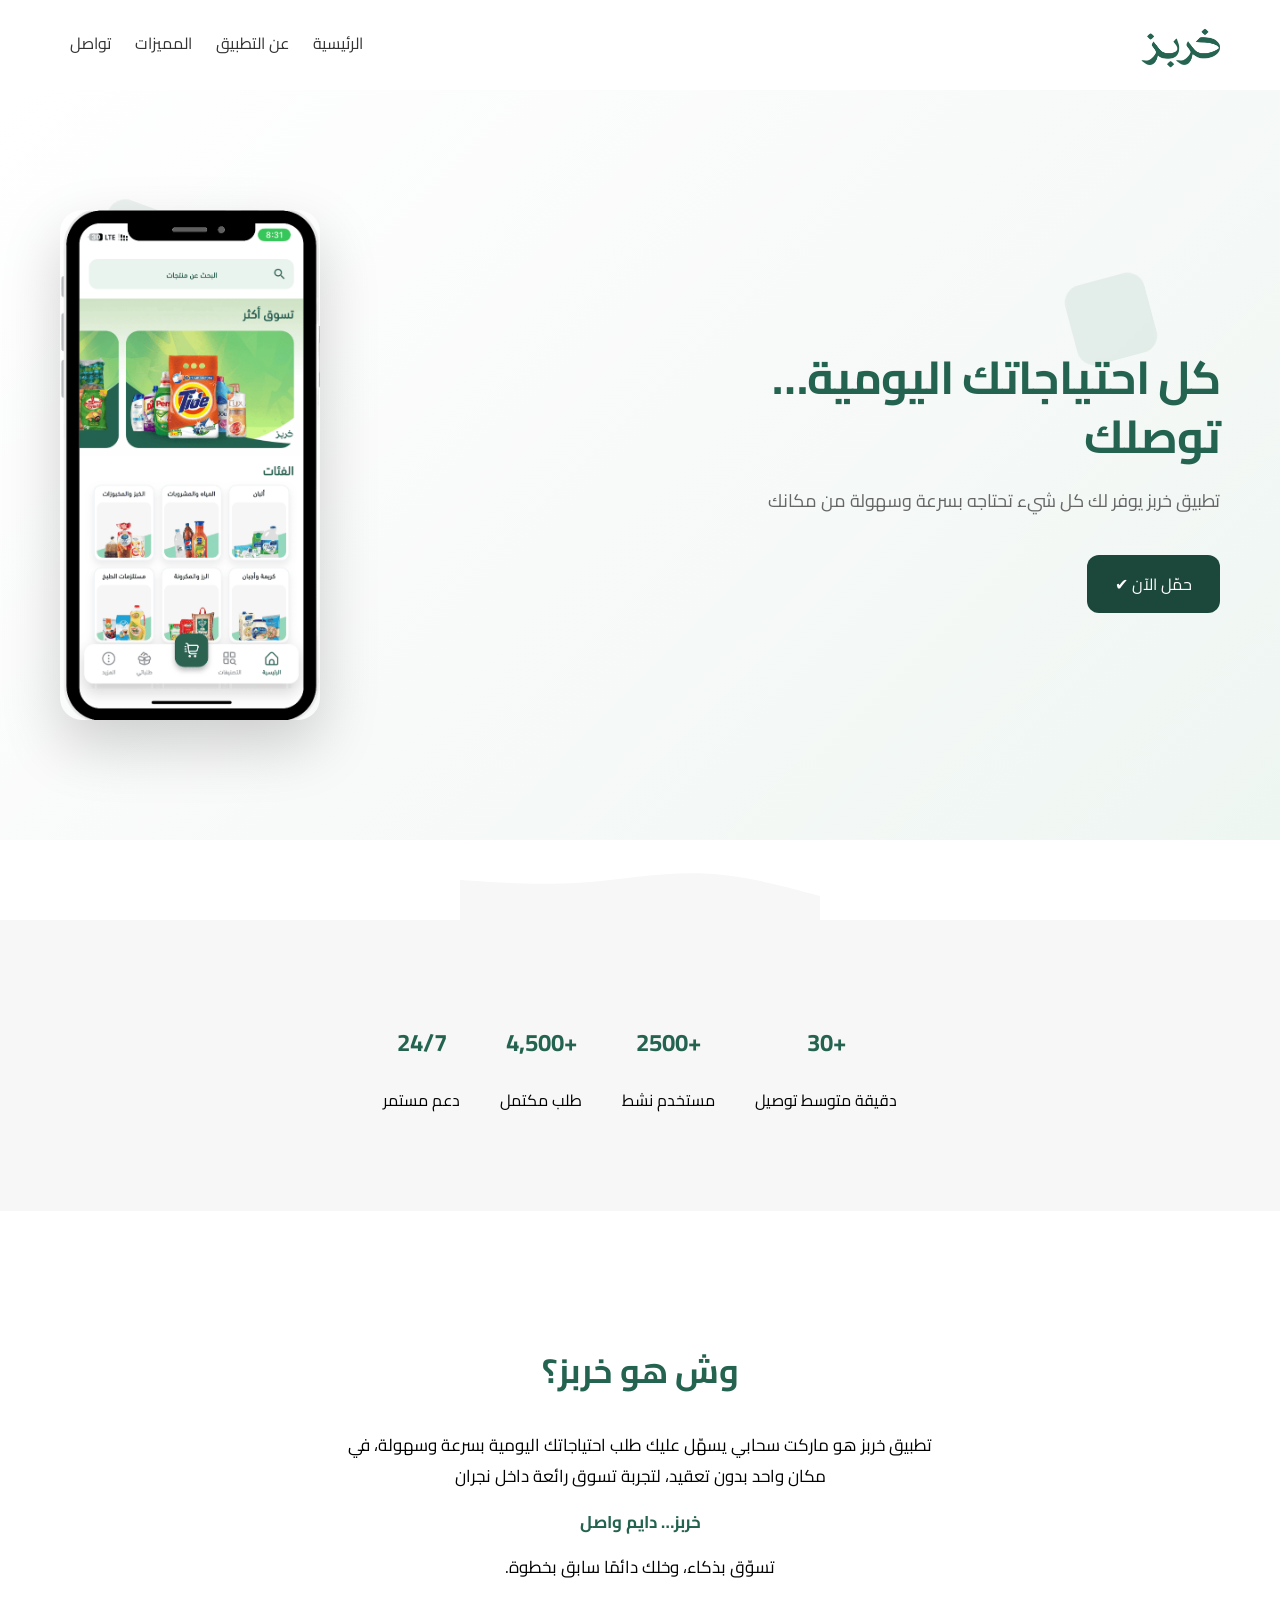
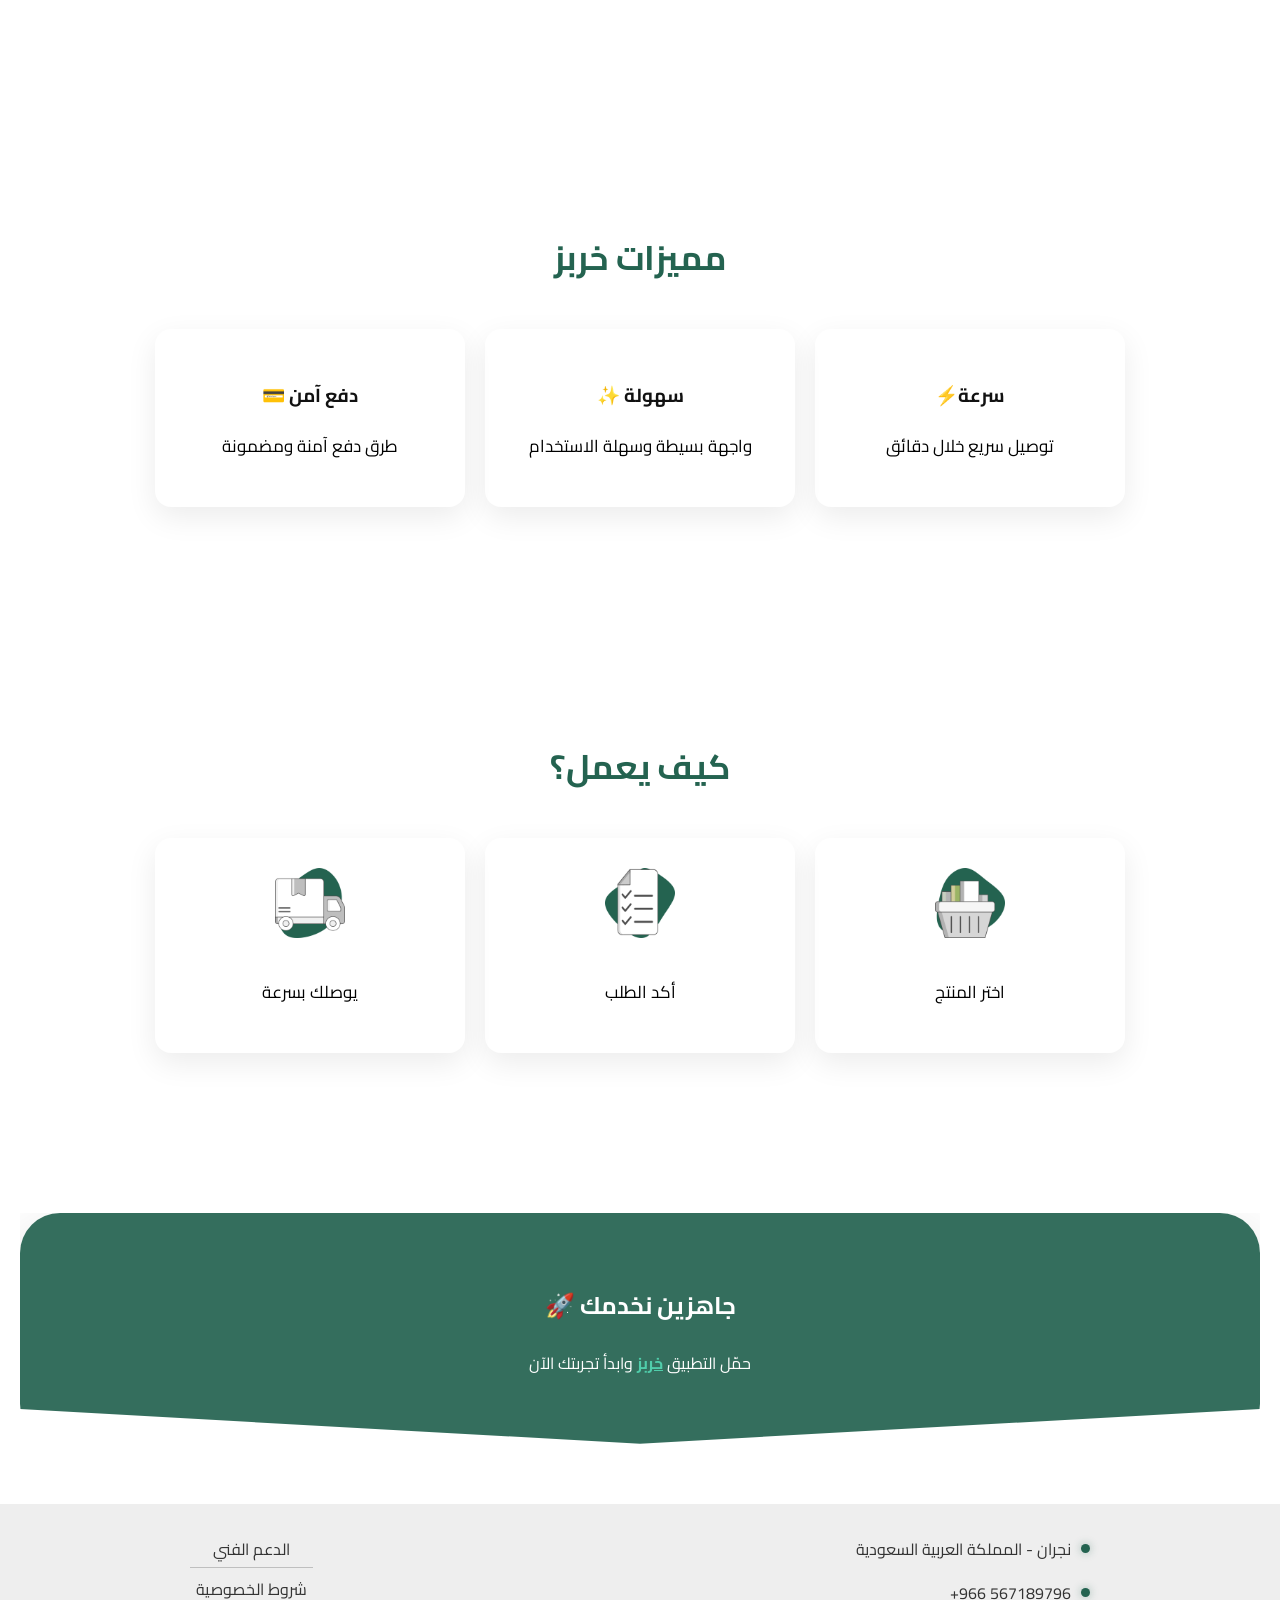
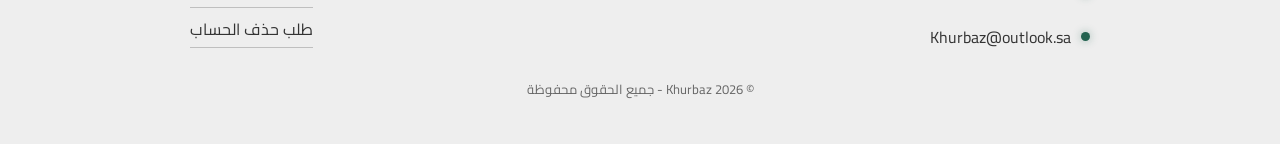
<file: index.html>
<!DOCTYPE html>
<html lang="ar" dir="rtl">
<head>
<meta charset="UTF-8">
<meta name="viewport" content="width=device-width, initial-scale=1.0">
<title>خربز | توصيل طلبات وماركت سحابي في نجران</title>

<!-- Favicons -->

<link rel="icon" type="image/png" sizes="32x32" href="labtop.png">
<link rel="icon" type="image/png" sizes="192x192" href="android.png">
<link rel="apple-touch-icon" sizes="180x180" href="iphone.png">
<link href="https://fonts.googleapis.com/css2?family=Cairo:wght@300;400;600;700&display=swap" rel="stylesheet">
<link rel="stylesheet" href="style.css">
<meta name="theme-color" content="#1e7f63">
<meta name="description" content="خربز تطبيق توصيل وماركت سحابي في نجران يوفر طلباتك اليومية بسرعة وسهولة مع تجربة تسوق ذكية وسريعة">

<!--Open Graph-->
<meta property="og:title" content="خربز | Khurbaz">
<meta property="og:description" content="ماركت سحابي يوفر احتياجاتك اليومية بسرعة وسهولة">
<meta property="og:image" content="https://khurbaz.com/logo.png">
<meta property="og:type" content="website">

</head>

<body>

<!-- NAV -->
<nav>
  <div class="logo">
  <img src="logo.png" alt="خربز">
</div>
  <div class="nav-links">
    <a href="#hero">الرئيسية</a>
    <a href="#section">عن التطبيق</a>
    <a href="#section2">المميزات</a>
    <a href="#cta">تواصل</a>
  </div>
</nav>

<!-- HERO -->
<header class="hero" id="hero">

   <div class="bubbles">
  <span></span>
  <span></span>
  <span></span>
</div>

  <div class="hero-text">
    <h1>كل احتياجاتك اليومية… توصلك</h1>
    <p>تطبيق خربز يوفر لك كل شيء تحتاجه بسرعة وسهولة من مكانك</p>
    <a class="btn" href="https://opdy.io/Khurbas">
  حمّل الآن ✔
</a>
  </div>

  <div class="phone">
    <img src="screen.png" alt="app screen">
  </div>

</header>

<!-- WAVE -->
<div class="wave-divider">
  <svg viewBox="0 0 1440 320">
    <path fill="#f7f7f7"
      d="M0,160L80,165.3C160,171,320,181,480,170.7C640,160,800,128,960,133.3C1120,139,1280,181,1360,202.7L1440,224V320H0Z">
    </path>
  </svg>
</div>

<!-- STATS -->
 <main>

<section class="stats">
  <div class="stat"><h2>+30</h2><p>دقيقة متوسط توصيل</p></div>
  <div class="stat"><h2>+2500</h2><p>مستخدم نشط</p></div>
  <div class="stat"><h2>+4,500</h2><p>طلب مكتمل</p></div>
  <div class="stat"><h2>24/7</h2><p>دعم مستمر</p></div>
</section>

<!-- ABOUT -->
<section class="section" id="section">
  <h2>وش هو خربز؟</h2>

  <p class="desc">
    تطبيق خربز هو ماركت سحابي يسهّل عليك طلب احتياجاتك اليومية بسرعة وسهولة،
    في مكان واحد بدون تعقيد، لتجربة تسوق رائعة داخل نجران
  </p>

  <p class="slogan">
    <strong>خربز… دايم واصل</strong>
  </p>

  <p class="tagline">
   تسوّق بذكاء، وخلك دائمًا سابق بخطوة.
  </p>
</section>

<!-- FEATURES -->
<section class="section" id="section2">
  <h2>مميزات خربز</h2>

  <div class="features">
    <div class="card"><h3>سرعة⚡</h3><p>توصيل سريع خلال دقائق</p></div>
    <div class="card"><h3>سهولة ✨</h3><p>واجهة بسيطة وسهلة الاستخدام</p></div>
    <div class="card"><h3>دفع آمن 💳</h3><p>طرق دفع آمنة ومضمونة</p></div>
  </div>
</section>

<!-- HOW -->
<section class="section">
  <h2>كيف يعمل؟</h2>

  <div class="features">

    <div class="card"><div class="step-icon">
  <img src="11.png" alt="اختيار المنتج">
</div><p>اختر المنتج</p></div>

    <div class="card"><div class="step-icon">
  <img src="22.png" alt="تأكيد الطلب">
</div><p>أكد الطلب</p></div>

    <div class="card"><div class="step-icon">
  <img src="33.png" alt="توصيل سريع">
</div><p>يوصلك بسرعة</p></div>
  
</div>
</section>

<!-- CTA -->

<section class="cta" id="cta">

  <h2>جاهزين نخدمك 🚀</h2>

  <p>
    حمّل التطبيق

  <a
  class="cat1"
  href="https://opdy.io/Khurbas"> خربز</a> وابدأ تجربتك الآن</p>

</section>
 </main>

<!-- FOOTER-->

<footer>

  <div class="footer-grid">

    <!-- معلومات التواصل -->
    <div class="footer-contact">

      <div class="item">
        <span class="shape"></span>
        <span>نجران - المملكة العربية السعودية</span>
      </div>

      <div class="item">
        <span class="shape"></span>
        <a href="tel:+966567189796">567189796 966+</a>
      </div>

      <div class="item">
        <span class="shape"></span>
        <a href="mailto:khurbaz@outlook.sa">Khurbaz@outlook.sa</a>
      </div>

    </div>

    <!-- الروابط -->
    <div class="footer-links">

      <a href="https://moonastore.cloud/support.html">الدعم الفني</a>
      <a href="https://moonastore.cloud/privacy-policy.html">شروط الخصوصية</a>
      <a href="https://moonastore.cloud/delete-account.html">طلب حذف الحساب</a>

    </div>

  </div>

  <p class="copy">© 2026 Khurbaz - جميع الحقوق محفوظة</p>

</footer>

<script>

window.addEventListener("scroll", function () {

  const nav = document.querySelector("nav");

  if (window.scrollY > 50) {
    nav.classList.add("scrolled");
  } else {
    nav.classList.remove("scrolled");
  }

});

</script>

</body>
</html>
</file>
<file: style.css>
html {
  scroll-behavior: smooth;
}

body {
  margin: 0;
  font-family: 'Cairo', sans-serif;
  background: #ffffff;
  color: #111;
  padding-top: 90px;
}

/* NAV */
nav {
  position: fixed;
  top: 0;
  right: 0;
  left: 0;

  display: flex;
  justify-content: space-between;
  align-items: center;

  padding: 18px 60px;

  z-index: 1000;

  background: transparent;

  transition:
    background 0.3s ease,
    backdrop-filter 0.3s ease,
    box-shadow 0.3s ease;

  box-sizing: border-box;
}

nav.scrolled {
  background: rgba(255,255,255,0.85);

  backdrop-filter: blur(10px);

  box-shadow: 0 5px 20px rgba(0,0,0,0.05);
}

.logo {
  font-weight: bold;
  font-size: 32px;
  color: #246350;
}

.logo img {
  height: 40px;   /* حجم الشعار */
  width: auto;
  display: block;
  margin-top: 10px;
}

.nav-links a {
  margin: 0 10px;
  text-decoration: none;
  color: #333;
}

/* HERO (الأهم هنا التعديل) */
.hero {
  display: flex;
  justify-content: space-between;
  align-items: center;
  padding-top: 160px;
  padding: 120px 60px;
  gap: 80px;
  background: linear-gradient(135deg, #ffffff 0%, #f8faf9 50%, #eef6f2 100%);
  position: relative;
overflow: hidden;
}

.bubbles {
  position: absolute;
  inset: 0;
  z-index: 1;
}

/* الشكل */
.bubbles span {
  position: absolute;
  background: #24635014;
  border: 1px solid #24635000;
  backdrop-filter: blur(5px);
  border-radius: 18px;
  animation: floatShape 5s ease-in-out infinite;
}

/* شكل 1 */
.bubbles span:nth-child(1) {
  width: 60px;
  height: 60px;
  top: 15%;
  left: 8%;
  transform: rotate(20deg);
}

/* شكل 2 */
.bubbles span:nth-child(2) {
  width: 50px;
  height: 50px;
  top: 60%;
  left: 17%;
  border-radius: 50%;
  animation-delay: 2s;
}

/* شكل 3 */
.bubbles span:nth-child(3) {
  width: 80px;
  height: 80px;
  top: 25%;
  right: 10%;
  transform: rotate(-15deg);
  animation-delay: 4s;
}

/* الحركة */
@keyframes floatShape {

  0% {
    transform: translateY(0px) rotate(0deg);
  }

  50% {
    transform: translateY(-20px) rotate(8deg);
  }

  100% {
    transform: translateY(0px) rotate(0deg);
  }
}

/* المحتوى فوق */
.hero-text,
.phone {
  position: relative;
  z-index: 2;
}

.hero-text {
  max-width: 500px;
}

.hero h1 {
  line-height: 1.3;
  letter-spacing: -1px;
  font-size: 46px;
  margin-bottom: 15px;
  color: #246350;
}

.hero p {
  color: #666;
  font-size: 18px;
  line-height: 1.8;
}

.btn {
  font-family: 'Cairo', sans-serif;
  background: #1b483a;
  color: #fff;
  padding: 14px 28px;
  border: none;
  border-radius: 12px;
  font-size: 16px;
  cursor: pointer;
  transition:
  background 0.3s ease,
  transform 0.25s ease,
  box-shadow 0.3s ease;
  display: inline-block;
  margin-top: 20px;
  text-decoration: none;
}

.btn:hover{
  background-color: #1f5645;
  transform: translateY(-3px);
  box-shadow: 0 10px 25px rgba(31,86,69,0.25);
}

.btn.disabled {
  pointer-events: none;
  opacity: 0.5;
  cursor: not-allowed;
}

#timer {
  margin-right: 5px;
  margin-left: 5px;
  display: inline-block;
}

.disabled {
  opacity: 0.6;
  pointer-events: none;
}

/* 📱 صورة الجوال (تعديل مهم جدًا) */
.phone img {
  width: 260px;
  max-width: 100%;
  height: auto;
  border-radius: 22px;
  box-shadow: 0 25px 60px rgba(0,0,0,0.18);
  display: block;
  margin: 0 auto;
  transition: transform 0.4s ease;
}

.phone img:hover {
  transform: translateY(-8px);
}

/* STATS */
.stats {
  display: flex;
  justify-content: center;
  gap: 40px;
  padding: 80px 20px;
  background: #f7f7f7;
  flex-wrap: wrap;
}

.stat {
  text-align: center;
  color: #246350;
}

.stats p {
    /*font-weight: 600;*/
    color: #000;
}

.step-icon img {
  width: 70px;
  height: 70px;

  object-fit: contain;

  margin-bottom: 15px;
}

/* SECTIONS */
.section {
  padding: 100px 20px;
  text-align: center;
  position: relative;
  z-index: 2;
}

.section h2 {
  font-size: 34px;
  color: #246350;
}

.section p {
  max-width: 600px;
  margin: 15px auto;
  color: #000;
  line-height: 1.8;
  font-size: 17px;
}

.section p strong {
  color: #246350;
}

/* FEATURES */
.features {
  display: flex;
  justify-content: center;
  gap: 20px;
  flex-wrap: wrap;
  margin-top: 40px;
}

.card {
  background: #fff;
  padding: 30px;
  border-radius: 16px;
  width: 250px;
  box-shadow: 0 10px 30px rgba(0,0,0,0.08);
  transition: 0.3s;
}

.card:hover {
  transform: translateY(-10px);
  box-shadow: 0 20px 40px rgba(0,0,0,0.12);
}

/* CTA */
.cta {
  text-align: center;
  padding: 50px 20px;
  background: #246350ec;
  color: #fff;
  position: relative;
  overflow: hidden;
  /* الشكل الجديد */
  border-radius: 40px;
  margin: 60px 20px;
  box-shadow: 0 20px 60px rgba(0,0,0,0.15);
  /* شكل غير مربع */
  clip-path: polygon(
    0 0,
    100% 0,
    100% 85%,
    50% 100%,
    0 85%
  );
}

.cat1 {
    color: #50cdaa;
    font-weight: bold;
    text-decoration: underline;
}

.cat1.disabled{
  pointer-events: none;
  opacity: 0.6;
  cursor: not-allowed;
}

/* FOOTER */
footer {
  background: #eeeeee;
  color: #333;
  padding: 30px 20px;
  text-align: center;
}

/* تقسيم يمين / يسار */
.footer-grid {
  display: flex;
  justify-content: space-between;
  align-items: flex-start;
  flex-wrap: wrap;
  max-width: 900px;
  margin: auto;
  gap: 30px;
}

/* قسم التواصل */
.footer-contact {
  display: flex;
  flex-direction: column;
  gap: 14px;
}

/* قسم الروابط */
.footer-links {
  display: flex;
  flex-direction: column;
  gap: 10px;
}

a {
  color: inherit;
  text-decoration: none;
}

.footer-links a {
  position: relative;
}

/* خط تحت فقط روابط معينة */
.footer-links a:nth-child(1),
.footer-links a:nth-child(2),
.footer-links a:nth-child(3) {
  position: relative;
}

.footer-links a:nth-child(1)::after,
.footer-links a:nth-child(2)::after,
.footer-links a:nth-child(3)::after {
  content: "";
  position: absolute;
  bottom: -4px;
  right: 0;
  width: 100%;
  height: 1px;
  background: #919191;
  opacity: 0.5;
}

.footer-links a:hover {
  color: #bababa;
}

/* العناصر */
.footer-contact .item {
  display: flex;
  align-items: center;
  gap: 10px;
}

/* الشكل */
.shape {
  width: 9px;
  height: 9px;
  border-radius: 50%;
  background: #246350;
  box-shadow: 0 0 8px rgba(36, 99, 80, 0.4);
}

/* الحقوق */
.copy {
  margin-top: 25px;
  font-size: 13px;
  color: #666;
}

/* WAVE */
.wave-divider {
  line-height: 0;
  overflow: hidden;
}

.wave-divider svg {
  display: block;
  width: 100%;
  height: 80px;
}

/* 📱 MOBILE FIX */
@media (max-width: 768px) {

  /* إصلاح قسم كيف يعمل + أي features */
  .features {
    display: flex;
    flex-direction: column;
    align-items: center;   /* 🔥 أهم سطر لتوسيط العناصر */
    justify-content: center;
    gap: 20px;
    width: 100%;
    padding: 0;
    margin: 40px auto 0;
  }

  .card {
    width: 85%;            /* بدل 90% عشوائي */
    margin: 0 auto;        /* 🔥 يضمن التوسيط */
    text-align: center;
  }

  /* تأكيد عدم الميلان في القسم */
  .section {
    text-align: center;
    padding: 80px 15px;
  }

 .hero {
    flex-direction: column;
    justify-content: center;
    align-items: center;   /* 🔥 أهم سطر */
    text-align: center;

    padding: 60px 20px;
    gap: 40px;
  }

  .hero-text {
    width: 100%;
    max-width: 100%;
  }

  .hero h1 {
    font-size: 36px;
  }

  .phone {
    width: 100%;
    display: flex;
    justify-content: center;
    align-items: center;
  }

  .phone img {
    width: 220px !important;  /* 🔥 يمنع أي override */
    max-width: 80%;
    height: auto;
    display: block;
    margin: 0 auto;
    border-radius: 22px;
    box-shadow: 0 20px 50px rgba(10, 143, 46, 0.429);
  }

    .nav-links {
    display: flex;
    flex-wrap: nowrap;
    justify-content: center;
    margin-top: 10px;
  }

  .nav-links a {
    font-size: 14px;
    padding: 6px 10px;
    background: #f7f7f7;
    border-radius: 8px;
    white-space: nowrap;    /* يمنع الكسر الغريب */
  }

  nav {
    flex-direction: column;
    align-items: center;
    gap: 10px;
  }

   .footer-grid {
    flex-direction: column;
    align-items: center;
    text-align: center;
  }

  .footer-contact,
  .footer-links {
    width: 100%;
    align-items: center;
  }

  .footer-contact .item {
    justify-content: center;
  }
}
</file>
